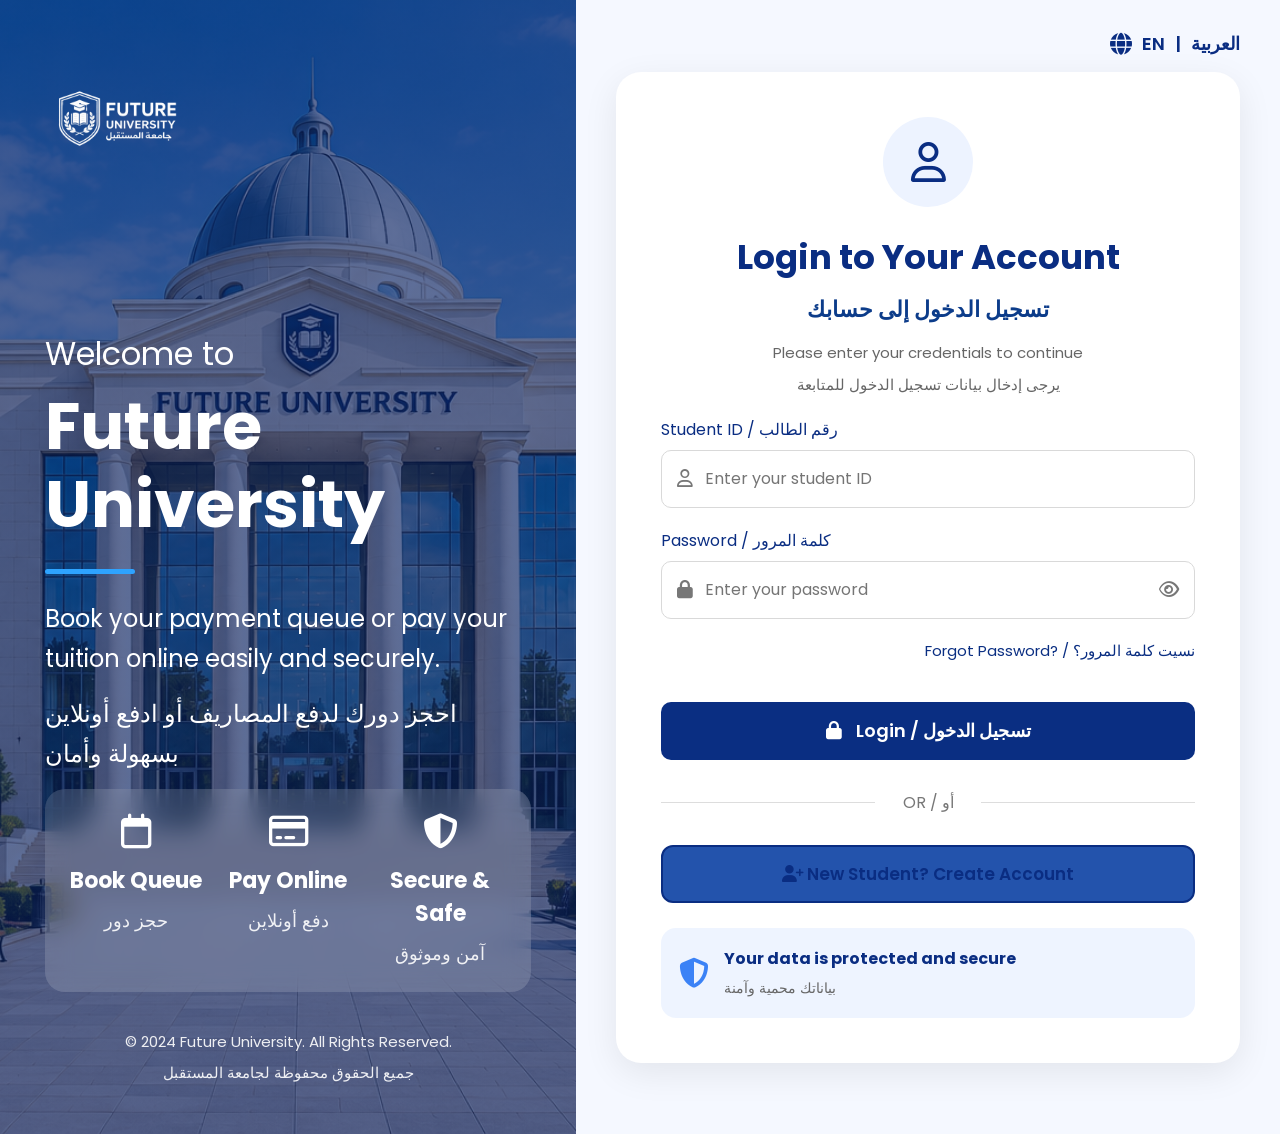
<file: index.html>
<!DOCTYPE html>
<html lang="en">

<head>

    <meta charset="UTF-8">

    <meta name="viewport" content="width=device-width, initial-scale=1.0">

    <title>Future University</title>


    <link href="https://fonts.googleapis.com/css2?family=Poppins:wght@300;400;500;600;700&display=swap"
        rel="stylesheet">


    <link rel="stylesheet" href="https://cdnjs.cloudflare.com/ajax/libs/font-awesome/6.6.0/css/all.min.css">


    <link rel="stylesheet" href="styile.css">

</head>

<body>

    <div class="container">



        <section class="left">

            <div class="overlay"></div>

            <div class="left-content">



                <div class="logo">

                    <img src="logo white.png" alt="logo">


                </div>



                <div class="welcome">

                    <h4>Welcome to</h4>

                    <h1>Future University</h1>

                    <div class="line"></div>

                    <p>
                        Book your payment queue or pay your tuition online easily and securely.
                    </p>

                    <p class="arabic">
                        احجز دورك لدفع المصاريف أو ادفع أونلاين بسهولة وأمان
                    </p>

                </div>







                <div class="features">

                    <div class="feature">

                        <i class="fa-regular fa-calendar"></i>

                        <h3>Book Queue</h3>

                        <span>حجز دور</span>

                    </div>

                    <div class="feature">

                        <i class="fa-regular fa-credit-card"></i>

                        <h3>Pay Online</h3>

                        <span>دفع أونلاين</span>

                    </div>

                    <div class="feature">

                        <i class="fa-solid fa-shield-halved"></i>

                        <h3>Secure & Safe</h3>

                        <span>آمن وموثوق</span>

                    </div>

                </div>



                <footer>

                    <p>© 2024 Future University. All Rights Reserved.</p>

                    <p>جميع الحقوق محفوظة لجامعة المستقبل</p>

                </footer>

            </div>

        </section>



        <section class="right">

            <div class="language">

                <i class="fa-solid fa-globe"></i>

                <span>EN</span>

                <span>|</span>

                <span>العربية</span>

            </div>

            <div class="login-card">

                <div class="avatar">

                    <i class="fa-regular fa-user"></i>

                </div>

                <h1>Login to Your Account</h1>

                <h2>تسجيل الدخول إلى حسابك</h2>

                <p>Please enter your credentials to continue</p>

                <p>يرجى إدخال بيانات تسجيل الدخول للمتابعة</p>

                <!-- Student ID -->

                <label>Student ID / رقم الطالب</label>

                <div class="input-box">

                    <i class="fa-regular fa-user"></i>

                    <input type="text" placeholder="Enter your student ID">

                </div>



                <label>Password / كلمة المرور</label>

                <div class="input-box">

                    <i class="fa-solid fa-lock"></i>

                    <input type="password" placeholder="Enter your password">

                    <i class="fa-regular fa-eye"></i>

                </div>

                <a href="#" class="forgot">
                    Forgot Password? / نسيت كلمة المرور؟
                </a>

                <!-- <button class="login-btn">

                <i class="fa-solid fa-lock"></i>

                Login / تسجيل الدخول

            </button> -->
                <button class="login-btn" onclick="window.location.href='Book&payment'">

                    <i class="fa-solid fa-lock"></i>

                    Login / تسجيل الدخول

                </button>

                <div class="or">

                    <span>OR / أو</span>

                </div>

                <button class="register-btn">

                    <i class="fa-solid fa-user-plus"></i>

                    New Student? Create Account

                </button>

                <div class="security">

                    <i class="fa-solid fa-shield-halved"></i>

                    <div>

                        <h4>Your data is protected and secure</h4>

                        <p>بياناتك محمية وآمنة</p>

                    </div>

                </div>

            </div>

        </section>

    </div>

</body>

</html>
</file>
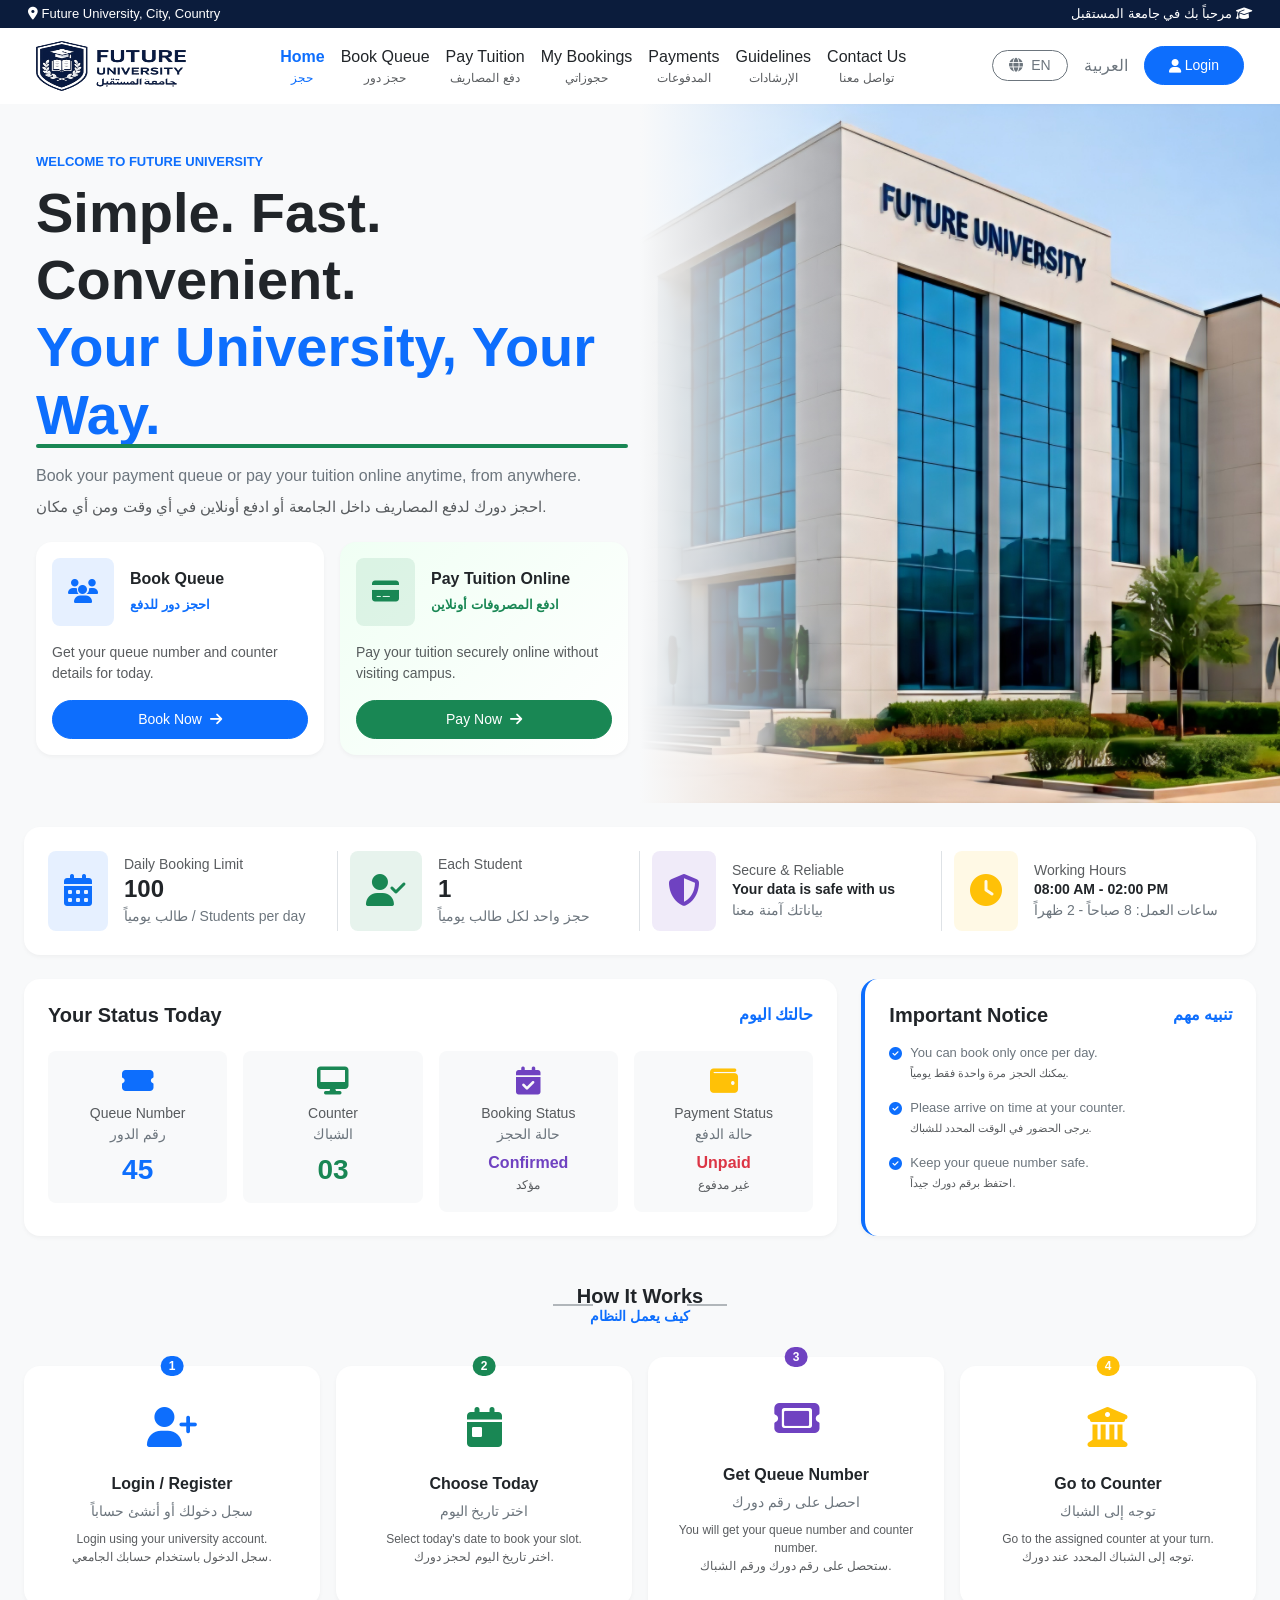
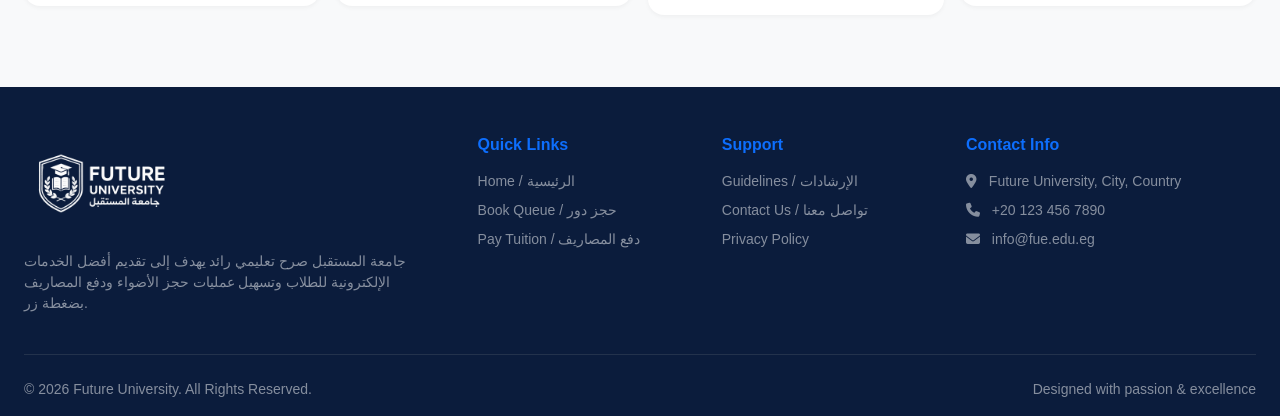
<file: Book&payment/index.html>
<!DOCTYPE html>
<html lang="ar" dir="ltr">
<head>
    <meta charset="UTF-8">
    <meta name="viewport" content="width=device-width, initial-scale=1.0">
    <title>Future University - جامعة المستقبل</title>
    <link rel="stylesheet" href="https://cdn.jsdelivr.net/npm/bootstrap@5.3.0/dist/css/bootstrap.min.css">
    <link rel="stylesheet" href="https://cdnjs.cloudflare.com/ajax/libs/font-awesome/6.4.0/css/all.min.css">
    <link rel="stylesheet" href="style.css">
</head>
<body class="bg-light">

    <div class="top-bar text-white py-1 px-4 d-flex justify-content-between align-items-center" style="background-color: #0b1c3c; font-size: 13px;">
        <div>
            <i class="fas fa-map-marker-alt ms-1"></i> Future University, City, Country
        </div>
        <div>
            مرحباً بك في جامعة المستقبل <i class="fas fa-graduation-cap me-1"></i>
        </div>
    </div>

    <nav class="navbar navbar-expand-lg navbar-light bg-white shadow-sm py-2 px-4">
        <div class="container-fluid">
            <a class="navbar-brand d-flex align-items-center m-0" href="#">
                <img src="Picsart_26-07-31_08-47-09-564.png" alt="Logo" width="150" height="50" class="rounded me-2">
                
            </a>

            <div class="collapse navbar-collapse justify-content-center">
                <ul class="navbar-nav align-items-center gap-3">
                    <li class="nav-item text-center">
                        <a class="nav-link active text-primary fw-semibold p-0" href="#">Home</a>
                        <span class="d-block text-primary arabic-text" style="font-size: 12px;">حجز</span>
                    </li>
                    <li class="nav-item text-center">
                        <a class="nav-link text-dark p-0" href="#">Book Queue</a>
                        <span class="d-block text-muted arabic-text" style="font-size: 12px;">حجز دور</span>
                    </li>
                    <li class="nav-item text-center">
                        <a class="nav-link text-dark p-0" href="#">Pay Tuition</a>
                        <span class="d-block text-muted arabic-text" style="font-size: 12px;">دفع المصاريف</span>
                    </li>
                    <li class="nav-item text-center">
                        <a class="nav-link text-dark p-0" href="#">My Bookings</a>
                        <span class="d-block text-muted arabic-text" style="font-size: 12px;">حجوزاتي</span>
                    </li>
                    <li class="nav-item text-center">
                        <a class="nav-link text-dark p-0" href="#">Payments</a>
                        <span class="d-block text-muted arabic-text" style="font-size: 12px;">المدفوعات</span>
                    </li>
                    <li class="nav-item text-center">
                        <a class="nav-link text-dark p-0" href="#">Guidelines</a>
                        <span class="d-block text-muted arabic-text" style="font-size: 12px;">الإرشادات</span>
                    </li>
                    <li class="nav-item text-center">
                        <a class="nav-link text-dark p-0" href="#">Contact Us</a>
                        <span class="d-block text-muted arabic-text" style="font-size: 12px;">تواصل معنا</span>
                    </li>
                </ul>
            </div>

            <div class="d-flex align-items-center gap-3">
                <button class="btn btn-outline-secondary btn-sm rounded-pill px-3 py-1">
                    <i class="fas fa-globe me-1"></i> EN
                </button>
                <span class="text-secondary arabic-text">العربية</span>
                <a href="#" class="btn btn-primary btn-sm rounded-pill px-4 py-2 d-flex align-items-center gap-1">
                    <i class="fas fa-user"></i> Login
                </a>
            </div>
        </div>
    </nav>

    <section class="hero-section position-relative overflow-hidden py-5 px-4">
        <div class="container-fluid">
            <div class="row align-items-center">
                <div class="col-lg-6 z-index-2">
                    <p class="text-primary fw-semibold text-uppercase tracking-wider mb-2" style="font-size: 13px;">WELCOME TO FUTURE UNIVERSITY</p>
                    <h1 class="display-4 fw-bold text-dark mb-3" style="line-height: 1.2;">
                        Simple. Fast. Convenient.<br>
                        <span class="text-primary position-relative d-inline-block">
                            Your University, Your Way.
                            <span class="position-absolute start-0 bottom-0 w-100 bg-success" style="height: 4px; border-radius: 2px;"></span>
                        </span>
                    </h1>
                    <p class="text-secondary mb-2 fs-6">
                        Book your payment queue or pay your tuition online anytime, from anywhere.
                    </p>
                    <p class="text-muted mb-4 arabic-text" style="font-size: 15px;">
                        احجز دورك لدفع المصاريف داخل الجامعة أو ادفع أونلاين في أي وقت ومن أي مكان.
                    </p>

                    <div class="row g-3">
                        <div class="col-md-6">
                            <div class="p-3 bg-white rounded-4 shadow-sm border-0 d-flex flex-column justify-content-between h-100">
                                <div class="d-flex align-items-center mb-3">
                                    <div class="bg-primary bg-opacity-10 p-3 rounded-3 text-primary me-3 fs-4">
                                        <i class="fas fa-users"></i>
                                    </div>
                                    <div>
                                        <h5 class="fw-bold mb-1 text-dark fs-6">Book Queue</h5>
                                        <span class="text-primary fw-semibold arabic-text" style="font-size: 13px;">احجز دور للدفع</span>
                                    </div>
                                </div>
                                <p class="text-muted small mb-3">Get your queue number and counter details for today.</p>
                                <a href="Booking/index.html" class="btn btn-primary btn-sm rounded-pill w-100 py-2">Book Now <i class="fas fa-arrow-right ms-1"></i></a>
                            </div>
                        </div>
                        <div class="col-md-6">
                            <div class="p-3 bg-white rounded-4 shadow-sm border-0 d-flex flex-column justify-content-between h-100" style="background: linear-gradient(135deg, #f0fff4 0%, #ffffff 100%);">
                                <div class="d-flex align-items-center mb-3">
                                    <div class="bg-success bg-opacity-10 p-3 rounded-3 text-success me-3 fs-4">
                                        <i class="fas fa-credit-card"></i>
                                    </div>
                                    <div>
                                        <h5 class="fw-bold mb-1 text-dark fs-6">Pay Tuition Online</h5>
                                        <span class="text-success fw-semibold arabic-text" style="font-size: 13px;">ادفع المصروفات أونلاين</span>
                                    </div>
                                </div>
                                <p class="text-muted small mb-3">Pay your tuition securely online without visiting campus.</p>
                                <a href="payment/index.html" class="btn btn-success btn-sm rounded-pill w-100 py-2">Pay Now <i class="fas fa-arrow-right ms-1"></i></a>
                            </div>
                        </div>
                    </div>

                </div>

                <div class="col-lg-6 position-absolute end-0 top-0 h-100 d-none d-lg-block p-0">
                    <img src="IMG-20260730-WA0074(1)(1).jpg" alt="Future University Building" class="w-100 h-100 object-fit-cover">
                    <div class="position-absolute top-0 start-0 w-100 h-100" style="background: linear-gradient(90deg, #f8f9fa 0%, rgba(255,255,255,0) 40%);"></div>
                </div>
            </div>
        </div>
    </section>

    <section class="container-fluid px-4 py-4">
        <div class="bg-white rounded-4 shadow-sm p-4">
            <div class="row text-center text-md-start align-items-center g-4">
                <div class="col-md-3 border-end d-flex align-items-center gap-3">
                    <div class="text-primary fs-2 bg-primary bg-opacity-10 p-3 rounded-3">
                        <i class="fas fa-calendar-alt"></i>
                    </div>
                    <div>
                        <span class="text-muted small d-block">Daily Booking Limit</span>
                        <h4 class="fw-bold text-dark mb-0">100</h4>
                        <span class="text-secondary small arabic-text">طالب يومياً / Students per day</span>
                    </div>
                </div>
                <div class="col-md-3 border-end d-flex align-items-center gap-3">
                    <div class="text-success fs-2 bg-success bg-opacity-10 p-3 rounded-3">
                        <i class="fas fa-user-check"></i>
                    </div>
                    <div>
                        <span class="text-muted small d-block">Each Student</span>
                        <h4 class="fw-bold text-dark mb-0">1</h4>
                        <span class="text-secondary small arabic-text">حجز واحد لكل طالب يومياً</span>
                    </div>
                </div>
                <div class="col-md-3 border-end d-flex align-items-center gap-3">
                    <div class="fs-2 bg-opacity-10 p-3 rounded-3" style="color: #6f42c1; background-color: rgba(111, 66, 193, 0.1);">
                        <i class="fas fa-shield-alt"></i>
                    </div>
                    <div>
                        <span class="text-muted small d-block">Secure & Reliable</span>
                        <h6 class="fw-bold text-dark mb-0" style="font-size: 14px;">Your data is safe with us</h6>
                        <span class="text-secondary small arabic-text">بياناتك آمنة معنا</span>
                    </div>
                </div>
                <div class="col-md-3 d-flex align-items-center gap-3">
                    <div class="text-warning fs-2 bg-warning bg-opacity-10 p-3 rounded-3">
                        <i class="fas fa-clock"></i>
                    </div>
                    <div>
                        <span class="text-muted small d-block">Working Hours</span>
                        <h6 class="fw-bold text-dark mb-0" style="font-size: 14px;">08:00 AM - 02:00 PM</h6>
                        <span class="text-secondary small arabic-text">ساعات العمل: 8 صباحاً - 2 ظهراً</span>
                    </div>
                </div>
            </div>
        </div>
    </section>

    <section class="container-fluid px-4 pb-4">
        <div class="row g-4">
            <div class="col-lg-8">
                <div class="bg-white rounded-4 shadow-sm p-4 h-100">
                    <div class="d-flex justify-content-between align-items-center mb-4">
                        <h5 class="fw-bold text-dark mb-0">Your Status Today</h5>
                        <span class="text-primary fw-semibold arabic-text">حالتك اليوم</span>
                    </div>
                    <div class="row text-center g-3">
                        <div class="col-md-3 col-6">
                            <div class="p-3 bg-light rounded-3 border-0">
                                <i class="fas fa-ticket-alt text-primary fs-3 mb-2"></i>
                                <span class="d-block text-muted small">Queue Number</span>
                                <span class="d-block text-secondary small arabic-text">رقم الدور</span>
                                <h3 class="fw-bold text-primary mt-2 mb-0">45</h3>
                            </div>
                        </div>
                        <div class="col-md-3 col-6">
                            <div class="p-3 bg-light rounded-3 border-0">
                                <i class="fas fa-desktop text-success fs-3 mb-2"></i>
                                <span class="d-block text-muted small">Counter</span>
                                <span class="d-block text-secondary small arabic-text">الشباك</span>
                                <h3 class="fw-bold text-success mt-2 mb-0">03</h3>
                            </div>
                        </div>
                        <div class="col-md-3 col-6">
                            <div class="p-3 bg-light rounded-3 border-0">
                                <i class="fas fa-calendar-check fs-3 mb-2" style="color: #6f42c1;"></i>
                                <span class="d-block text-muted small">Booking Status</span>
                                <span class="d-block text-secondary small arabic-text">حالة الحجز</span>
                                <h6 class="fw-bold mt-2 mb-0" style="color: #6f42c1;">Confirmed</h6>
                                <span class="text-muted arabic-text" style="font-size: 12px;">مؤكد</span>
                            </div>
                        </div>
                        <div class="col-md-3 col-6">
                            <div class="p-3 bg-light rounded-3 border-0">
                                <i class="fas fa-wallet text-warning fs-3 mb-2"></i>
                                <span class="d-block text-muted small">Payment Status</span>
                                <span class="d-block text-secondary small arabic-text">حالة الدفع</span>
                                <h6 class="fw-bold text-danger mt-2 mb-0">Unpaid</h6>
                                <span class="text-muted arabic-text" style="font-size: 12px;">غير مدفوع</span>
                            </div>
                        </div>
                    </div>
                </div>
            </div>

            <div class="col-lg-4">
                <div class="bg-white rounded-4 shadow-sm p-4 h-100 border-start border-primary border-4">
                    <div class="d-flex justify-content-between align-items-center mb-3">
                        <h5 class="fw-bold text-dark mb-0">Important Notice</h5>
                        <span class="text-primary fw-semibold arabic-text">تنبيه مهم</span>
                    </div>
                    <ul class="list-unstyled mb-0 d-flex flex-column gap-3 text-secondary" style="font-size: 13px;">
                        <li class="d-flex align-items-start gap-2">
                            <i class="fas fa-check-circle text-primary mt-1"></i>
                            <div>You can book only once per day.<br><span class="text-muted arabic-text" style="font-size: 11px;">يمكنك الحجز مرة واحدة فقط يومياً.</span></div>
                        </li>
                        <li class="d-flex align-items-start gap-2">
                            <i class="fas fa-check-circle text-primary mt-1"></i>
                            <div>Please arrive on time at your counter.<br><span class="text-muted arabic-text" style="font-size: 11px;">يرجى الحضور في الوقت المحدد للشباك.</span></div>
                        </li>
                        <li class="d-flex align-items-start gap-2">
                            <i class="fas fa-check-circle text-primary mt-1"></i>
                            <div>Keep your queue number safe.<br><span class="text-muted arabic-text" style="font-size: 11px;">احتفظ برقم دورك جيداً.</span></div>
                        </li>
                    </ul>
                </div>
            </div>
        </div>
    </section>

    <section class="container-fluid px-4 py-4 mb-5">
        <div class="text-center mb-4">
            <h5 class="fw-bold text-dark d-inline-block position-relative px-4">
                <span class="position-absolute top-50 start-0 translate-middle-y bg-secondary" style="width: 40px; height: 1px;"></span>
                How It Works
                <span class="position-absolute top-50 end-0 translate-middle-y bg-secondary" style="width: 40px; height: 1px;"></span>
                <span class="d-block text-primary arabic-text" style="font-size: 14px;">كيف يعمل النظام</span>
            </h5>
        </div>

        <div class="row g-3 justify-content-between align-items-center">
            <div class="col-md-3 text-center">
                <div class="bg-white rounded-4 shadow-sm p-4 position-relative h-100">
                    <span class="position-absolute top-0 start-50 translate-middle badge rounded-pill bg-primary px-2 py-1">1</span>
                    <div class="text-primary fs-1 mb-3 mt-2">
                        <i class="fas fa-user-plus"></i>
                    </div>
                    <h6 class="fw-bold text-dark">Login / Register</h6>
                    <span class="text-secondary small d-block mb-2 arabic-text">سجل دخولك أو أنشئ حساباً</span>
                    <p class="text-muted arabic-text" style="font-size: 12px;">Login using your university account.<br>سجل الدخول باستخدام حسابك الجامعي.</p>
                </div>
            </div>
            <div class="col-md-3 text-center">
                <div class="bg-white rounded-4 shadow-sm p-4 position-relative h-100">
                    <span class="position-absolute top-0 start-50 translate-middle badge rounded-pill bg-success px-2 py-1">2</span>
                    <div class="text-success fs-1 mb-3 mt-2">
                        <i class="fas fa-calendar-day"></i>
                    </div>
                    <h6 class="fw-bold text-dark">Choose Today</h6>
                    <span class="text-secondary small d-block mb-2 arabic-text">اختر تاريخ اليوم</span>
                    <p class="text-muted arabic-text" style="font-size: 12px;">Select today's date to book your slot.<br>اختر تاريخ اليوم لحجز دورك.</p>
                </div>
            </div>
            <div class="col-md-3 text-center">
                <div class="bg-white rounded-4 shadow-sm p-4 position-relative h-100">
                    <span class="position-absolute top-0 start-50 translate-middle badge rounded-pill px-2 py-1" style="background-color: #6f42c1 !important;">3</span>
                    <div class="fs-1 mb-3 mt-2" style="color: #6f42c1;">
                        <i class="fas fa-ticket"></i>
                    </div>
                    <h6 class="fw-bold text-dark">Get Queue Number</h6>
                    <span class="text-secondary small d-block mb-2 arabic-text">احصل على رقم دورك</span>
                    <p class="text-muted arabic-text" style="font-size: 12px;">You will get your queue number and counter number.<br>ستحصل على رقم دورك ورقم الشباك.</p>
                </div>
            </div>
            <div class="col-md-3 text-center">
                <div class="bg-white rounded-4 shadow-sm p-4 position-relative h-100">
                    <span class="position-absolute top-0 start-50 translate-middle badge rounded-pill bg-warning px-2 py-1">4</span>
                    <div class="text-warning fs-1 mb-3 mt-2">
                        <i class="fas fa-university"></i>
                    </div>
                    <h6 class="fw-bold text-dark">Go to Counter</h6>
                    <span class="text-secondary small d-block mb-2 arabic-text">توجه إلى الشباك</span>
                    <p class="text-muted arabic-text" style="font-size: 12px;">Go to the assigned counter at your turn.<br>توجه إلى الشباك المحدد عند دورك.</p>
                </div>
            </div>
        </div>
    </section>

    <footer class="text-white pt-5 pb-3" style="background-color: #0b1c3c;">
        <div class="container-fluid px-4">
            <div class="row g-4 justify-content-between">
                <div class="col-lg-4">
                    <div class="d-flex align-items-center mb-3">
                        <img src="Picsart_26-07-31_08-43-04-214.png" alt="Logo" width="150" height="100" class="rounded me-2">
                       
                    </div>
                    <p class="text-white-50 small mb-3">
                        جامعة المستقبل صرح تعليمي رائد يهدف إلى تقديم أفضل الخدمات الإلكترونية للطلاب وتسهيل عمليات حجز الأضواء ودفع المصاريف بضغطة زر.
                    </p>
                </div>
                <div class="col-lg-2 col-6">
                    <h6 class="fw-bold mb-3 text-primary">Quick Links</h6>
                    <ul class="list-unstyled d-flex flex-column gap-2 small text-white-50">
                        <li><a href="#" class="text-decoration-none text-white-50 hover-text-white">Home / الرئيسية</a></li>
                        <li><a href="#" class="text-decoration-none text-white-50 hover-text-white">Book Queue / حجز دور</a></li>
                        <li><a href="#" class="text-decoration-none text-white-50 hover-text-white">Pay Tuition / دفع المصاريف</a></li>
                    </ul>
                </div>
                <div class="col-lg-2 col-6">
                    <h6 class="fw-bold mb-3 text-primary">Support</h6>
                    <ul class="list-unstyled d-flex flex-column gap-2 small text-white-50">
                        <li><a href="#" class="text-decoration-none text-white-50 hover-text-white">Guidelines / الإرشادات</a></li>
                        <li><a href="#" class="text-decoration-none text-white-50 hover-text-white">Contact Us / تواصل معنا</a></li>
                        <li><a href="#" class="text-decoration-none text-white-50 hover-text-white">Privacy Policy</a></li>
                    </ul>
                </div>
                <div class="col-lg-3">
                    <h6 class="fw-bold mb-3 text-primary">Contact Info</h6>
                    <p class="text-white-50 small mb-2"><i class="fas fa-map-marker-alt me-2"></i> Future University, City, Country</p>
                    <p class="text-white-50 small mb-2"><i class="fas fa-phone me-2"></i> +20 123 456 7890</p>
                    <p class="text-white-50 small mb-0"><i class="fas fa-envelope me-2"></i> info@fue.edu.eg</p>
                </div>
            </div>
            <hr class="border-secondary my-4">
            <div class="row align-items-center">
                <div class="col-md-6 text-center text-md-start text-white-50 small">
                    &copy; 2026 Future University. All Rights Reserved.
                </div>
                <div class="col-md-6 text-center text-md-end text-white-50 small">
                    Designed with passion & excellence
                </div>
            </div>
        </div>
    </footer>

    <script src="https://cdn.jsdelivr.net/npm/bootstrap@5.3.0/dist/js/bootstrap.bundle.min.js"></script>
</body>
</html>
</file>
<file: styile.css>
*{
    margin:0;
    padding:0;
    box-sizing:border-box;
    font-family:'Poppins',sans-serif;
}


body{
    background:#f5f7fc;
    overflow-x:hidden;
}


.container{
    width:100%;
    min-height:100vh;
    display:grid;
    grid-template-columns:45% 55%;
}



.left{

    position:relative;

    min-height:100vh;

    background:
    linear-gradient(rgba(8,33,98,.65),rgba(8,33,98,.65)),
    url("Building in logon page.png");

    background-size:cover;
    background-position:center;
    background-repeat:no-repeat;

    color:#fff;

    padding:50px 45px;

    display:flex;
    flex-direction:column;

}



.left-content{

    position:relative;
    z-index:2;

    display:flex;
    flex-direction:column;

    height:100%;

}


.logo{

    display:flex;

    align-items:center;

    gap:20px;

}


.logo-text h1{

    font-size:48px;

    font-weight:700;

    line-height:45px;

}

.logo-text h2{

    font-size:24px;

    font-weight:500;

}

.logo-text h3{

    margin-top:5px;

    font-size:24px;

}


.welcome{

    margin-top:80px;

}

.welcome h4{

    font-size:32px;

    font-weight:400;

}

.welcome h1{

    margin-top:10px;

    font-size:65px;

    line-height:78px;

}

.line{

    width:90px;

    height:5px;

    background:#2ea3ff;

    border-radius:20px;

    margin:25px 0;

}

.welcome p{

    font-size:24px;

    line-height:40px;

    margin-bottom:15px;

}

.arabic{

    font-size:23px;

    font-weight:500;

}

.features{

    margin-top:auto;

    display:flex;

    justify-content:space-between;

    gap:20px;

    background:rgba(255,255,255,.15);

    backdrop-filter:blur(12px);

    border-radius:20px;

    padding:25px;

}

.feature{

    flex:1;

    text-align:center;

}

.feature i{

    font-size:35px;

    color:#fff;

    margin-bottom:15px;

}

.feature h3{

    font-size:22px;

    margin-bottom:10px;

}

.feature span{

    font-size:18px;

    opacity:.9;

}


footer{

    margin-top:30px;

    text-align:center;

}

footer p{

    font-size:15px;

    margin-top:8px;

    opacity:.9;

}


.right{

    background:#f5f8ff;

    display:flex;

    justify-content:center;

    align-items:center;

    position:relative;

    padding:40px;

}



.language{

    position:absolute;

    top:30px;

    right:40px;

    display:flex;

    align-items:center;

    gap:10px;

    color:#0a2d82;

    font-size:18px;

    font-weight:600;

}

.language i{

    font-size:22px;

}



.login-card{

    width:650px;

    background:#fff;

    border-radius:25px;

    padding:45px;

    box-shadow:0 10px 35px rgba(0,0,0,.08);

}

.avatar{

    width:90px;

    height:90px;

    margin:0 auto 25px;

    border-radius:50%;

    background:#edf3ff;

    display:flex;

    justify-content:center;

    align-items:center;

}

.avatar i{

    font-size:40px;

    color:#0a2d82;

}



.login-card h1{

    text-align:center;

    color:#0a2d82;

    font-size:34px;

    margin-bottom:10px;

}

.login-card h2{

    text-align:center;

    color:#0c3c8a;

    font-size:22px;

    margin-bottom:15px;

}

.login-card p{

    text-align:center;

    color:#666;

    font-size:15px;

    line-height:24px;

    margin-bottom:8px;

}



.login-card label{

    display:block;

    margin-top:20px;

    margin-bottom:8px;

    color:#0a2d82;}


.or{

    position:relative;

    text-align:center;

    margin:30px 0;

    color:#777;

}

.or::before{

    content:"";

    position:absolute;

    width:40%;

    height:1px;

    background:#ddd;

    left:0;

    top:50%;

}

.or::after{

    content:"";

    position:absolute;

    width:40%;

    height:1px;

    background:#ddd;

    right:0;

    top:50%;

}


.register-btn{

    width:100%;

    height:58px;

    border:2px solid #0a2d82;

    border-radius:12px;

    background:#2353ac;

    color:#0a2d82;

    font-size:17px;

    font-weight:600;

    cursor:pointer;

    transition:.3s;

}

.register-btn:hover{

    background:#0a2d82;

    color:#fff;

}

.security{

    margin-top:25px;

    padding:18px;

    border-radius:15px;

    background:#eef4ff;

    display:flex;

    align-items:center;

    gap:15px;

}

.security i{

    font-size:30px;

    color:#3b82f6;

}

.security h4{

    color:#0a2d82;

    margin-bottom:5px;

}

.security p{

    text-align:left;

    margin:0;

    font-size:14px;

}

@media(max-width:992px){

    .container{

        grid-template-columns:1fr;

    }

    .left{

        min-height:600px;

    }

    .right{

        padding:20px;

    }

    .login-card{

        width:100%;

        max-width:650px;

    }

    .features{

        flex-direction:column;

    }

}

@media(max-width:768px){

    .logo{

        flex-direction:column;

        text-align:center;

    }

    .logo-text h1{

        font-size:35px;

    }

    .welcome h1{

        font-size:42px;

        line-height:55px;

    }

    .welcome p{

        font-size:18px;

        line-height:30px;

    }

    .login-card{

        padding:25px;

    }

    .login-card h1{

        font-size:28px;

    }

    .login-card h2{

        font-size:18px;

    }

    .language{

        right:20px;

        top:20px;

    }

}
.input-box{
    width:100%;
    height:58px;
    display:flex;
    align-items:center;
    border:1px solid #d9d9d9;
    border-radius:10px;
    padding:0 15px;
    margin-bottom:20px;
    box-sizing:border-box;
}

.input-box input{
    flex:1;
    border:none;
    outline:none;
    font-size:16px;
    margin:0 12px;
    background:transparent;
}

.input-box i{
    color:#777;
    font-size:18px;
}
.input-box{
    width:100%;
    height:58px;
    display:flex;
    align-items:center;
    border:1px solid #d9d9d9;
    border-radius:10px;
    padding:0 15px;
    margin-bottom:20px;
    box-sizing:border-box;
}

.input-box input{
    flex:1;
    border:none;
    outline:none;
    font-size:16px;
    margin:0 12px;
    background:transparent;
}

.input-box i{
    color:#777;
    font-size:18px;
}
.login-btn{
    width:100%;
    height:58px;
    border:none;
    border-radius:10px;
    background:#0A2E82;
    color:#fff;
    font-size:18px;
    font-weight:600;
    cursor:pointer;
    margin-top:20px;
}

.login-btn i{
    margin-right:10px;
}
.forgot{
    display:block;
    text-align:right;
    margin:10px 0 20px;
    color:#0A2E82;
    text-decoration:none;
    font-size:15px;
}.logo{
    display: flex;
    align-items: center;
    gap: 20px;
    margin-bottom: 60px;
}

.logo img{
    width: 140px;
    height: 140px;
    object-fit: contain;
    background: transparent;
}

.logo-text h2{
    color: white;
    font-size: 60px;
    font-weight: 800;
    margin: 0;
}

.logo-text h3{
    color: white;
    font-size: 32px;
    margin: 0;
    font-weight: 500;
}

.logo-text span{
    color: white;
    font-size: 28px;
    font-weight: bold;
}
</file>
<file: Book&payment/style.css>
body {
    font-family: 'Segoe UI', Tahoma, Geneva, Verdana, sans-serif;
    background-color: #f8f9fa;
    overflow-x: hidden;
    text-align: left;
}

/* Navbar Links Hover */
.navbar-nav .nav-link:hover {
    color: #0d6efd !important;
}

/* Hero Section Background Settings for Right Side Image */
.hero-section {
    position: relative;
    min-height: 520px;
    background: linear-gradient(90deg, #f8f9fa 50%, rgba(255,255,255,0) 100%);
}

/* Smooth Image Styling */
.object-fit-cover {
    object-fit: cover;
}

.z-index-2 {
    z-index: 2;
}

/* Footer link hover effect */
.hover-text-white:hover {
    color: #ffffff !important;
}

/* Utility shadow and border rounding */
.shadow-sm {
    box-shadow: 0 .125rem .25rem rgba(0,0,0,.04) !important;
}

.rounded-4 {
    border-radius: 1rem !important;
}
</file>
